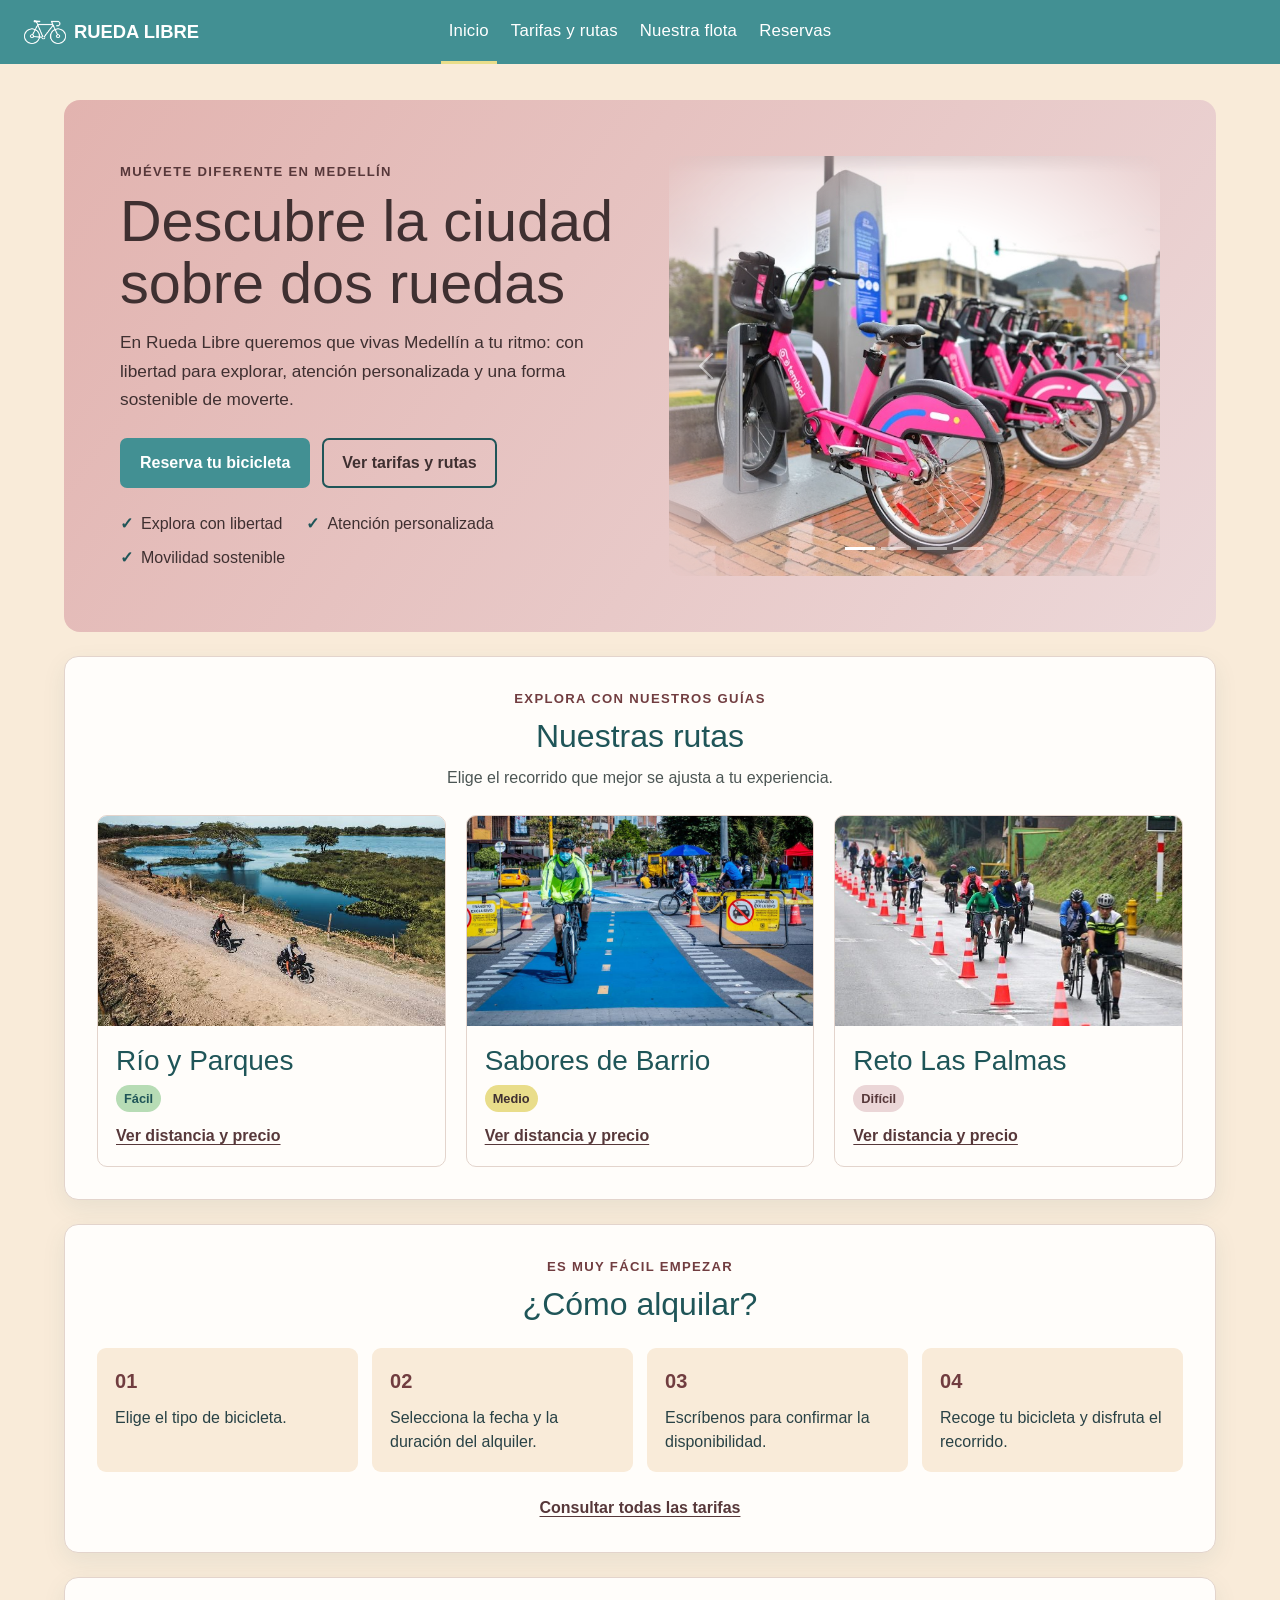
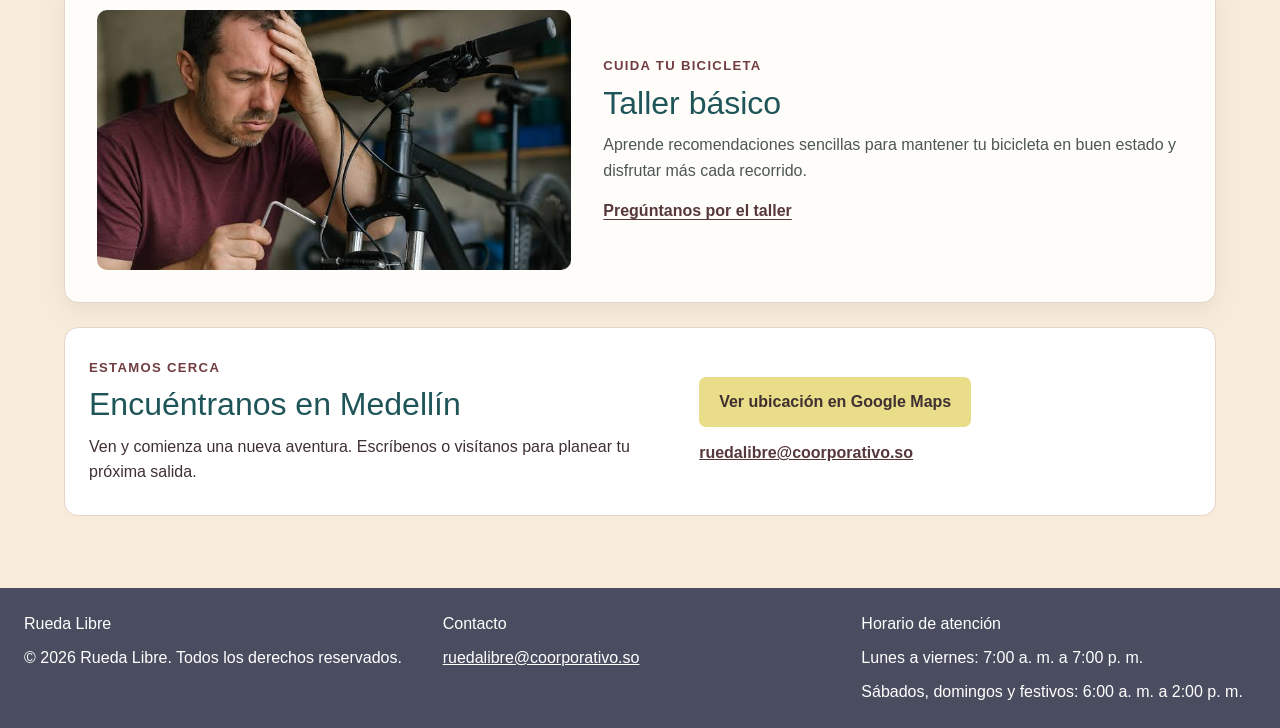
<file: index.html>
<!DOCTYPE html>
<html lang="es">

<head>
    <meta charset="UTF-8">
    <meta name="viewport" content="width=device-width, initial-scale=1.0">

    <meta name="description" content="Alquiler de bicicletas, recorridos guiados y taller básico en Medellín.">
    <link href="https://cdn.jsdelivr.net/npm/bootstrap@5.3.3/dist/css/bootstrap.min.css" rel="stylesheet"
        integrity="sha384-QWTKZyjpPEjISv5WaRU9OFeRpok6YctnYmDr5pNlyT2bRjXh0JMhjY6hW+ALEwIH" crossorigin="anonymous">
    <title>Rueda Libre | Inicio </title>
    <link rel="icon" type="image/png" href="img/icon.png">
    <link rel="stylesheet" href="css/estilos.css">
</head>

<body>

    <header class="head navbar navbar-expand-lg" data-bs-theme="dark">
        <div class="container-fluid px-0">
            <a class="head-marca navbar-brand" href="index.html">
                <img src="img/logo.png" alt="Logo de Rueda Libre" width="90">
                <span>RUEDA LIBRE</span>
            </a>
            <button class="navbar-toggler" type="button" data-bs-toggle="collapse" data-bs-target="#mainNavbar"
                aria-controls="mainNavbar" aria-expanded="false" aria-label="Mostrar u ocultar navegación">
                <span class="navbar-toggler-icon"></span>
            </button>
            <div class="collapse navbar-collapse" id="mainNavbar">
                <nav aria-label="Navegación principal">
                    <ul class="navbar-nav ms-lg-auto">
                        <li class="nav-item"><a class="nav-link" href="index.html" aria-current="page">Inicio</a></li>
                        <li class="nav-item"><a class="nav-link" href="paginas/tarifas.html">Tarifas y rutas</a></li>
                        <li class="nav-item"><a class="nav-link" href="paginas/nuestra-flota.html">Nuestra flota</a></li>
                        <li class="nav-item"><a class="nav-link" href="paginas/reservas.html">Reservas</a></li>
                    </ul>
                </nav>
            </div>
        </div>
    </header>

    <main class="inicio-main">
        <section class="inicio-hero" id="quienes-somos" aria-labelledby="inicio-titulo">
            <div class="inicio-hero-content">
                <p class="inicio-eyebrow">Muévete diferente en Medellín</p>
                <h2 id="inicio-titulo">Descubre la ciudad sobre dos ruedas</h2>
                <p>En Rueda Libre queremos que vivas Medellín a tu ritmo: con libertad para explorar, atención
                    personalizada y una forma sostenible de moverte.</p>
                <div class="inicio-actions">
                    <a class="inicio-button inicio-button-primary" href="paginas/reservas.html">Reserva tu bicicleta</a>
                    <a class="inicio-button inicio-button-secondary" href="paginas/tarifas.html">Ver tarifas y rutas</a>
                </div>
                <ul class="inicio-benefits">
                    <li>Explora con libertad</li>
                    <li>Atención personalizada</li>
                    <li>Movilidad sostenible</li>
                </ul>
            </div>
            <div id="inicioCarousel" class="carousel slide inicio-hero-carousel" data-bs-ride="carousel"
                data-bs-interval="2500" aria-label="Galería de bicicletas">
                <div class="carousel-indicators">
                    <button type="button" data-bs-target="#inicioCarousel" data-bs-slide-to="0" class="active"
                        aria-current="true" aria-label="Imagen 1"></button>
                    <button type="button" data-bs-target="#inicioCarousel" data-bs-slide-to="1"
                        aria-label="Imagen 2"></button>
                    <button type="button" data-bs-target="#inicioCarousel" data-bs-slide-to="2"
                        aria-label="Imagen 3"></button>
                    <button type="button" data-bs-target="#inicioCarousel" data-bs-slide-to="3"
                        aria-label="Imagen 4"></button>
                </div>
                <div class="carousel-inner">
                    <div class="carousel-item active">
                        <img src="img/img1.png" alt="Bicicletas listas para recorrer la ciudad">
                    </div>
                    <div class="carousel-item">
                        <img src="img/img14.png" alt="Bicicletas de alquiler en una calle de la ciudad">
                    </div>
                    <div class="carousel-item">
                        <img src="img/img15.png" alt="Bicicletas junto a un paisaje urbano">
                    </div>
                    <div class="carousel-item">
                        <img src="img/img16.png" alt="Flota de bicicletas disponibles para alquiler">
                    </div>
                </div>
                <button class="carousel-control-prev" type="button" data-bs-target="#inicioCarousel"
                    data-bs-slide="prev" aria-label="Imagen anterior">
                    <span class="carousel-control-prev-icon" aria-hidden="true"></span>
                </button>
                <button class="carousel-control-next" type="button" data-bs-target="#inicioCarousel"
                    data-bs-slide="next" aria-label="Imagen siguiente">
                    <span class="carousel-control-next-icon" aria-hidden="true"></span>
                </button>
            </div>
        </section>

        <section class="inicio-section tarifas-rutas" aria-labelledby="rutas-titulo">
            <div class="inicio-section-heading">
                <p class="inicio-eyebrow">Explora con nuestros guías</p>
                <h2 id="rutas-titulo">Nuestras rutas</h2>
                <p>Elige el recorrido que mejor se ajusta a tu experiencia.</p>
            </div>
            <div class="tarifas-rutas-grid">
                <article class="ruta-card">
                    <img src="img/img11.png" alt="Ciclista por una ciclorruta urbana con carril segregado"
                        loading="lazy">
                    <div>
                        <h3>Río y Parques</h3>
                        <p><span class="nivel-badge nivel-facil">Fácil</span></p>
                        <a href="paginas/tarifas.html#rio-parques">Ver distancia y precio</a>
                    </div>
                </article>
                <article class="ruta-card">
                    <img src="img/img12.png" alt="Ciclistas en una ruta rural junto al agua" loading="lazy">
                    <div>
                        <h3>Sabores de Barrio</h3>
                        <p><span class="nivel-badge nivel-medio">Medio</span></p>
                        <a href="paginas/tarifas.html#sabores-barrio">Ver distancia y precio</a>
                    </div>
                </article>
                <article class="ruta-card">
                    <img src="img/img13.png" alt="Grupo de ciclistas subiendo una carretera de montaña" loading="lazy">
                    <div>
                        <h3>Reto Las Palmas</h3>
                        <p><span class="nivel-badge nivel-dificil">Difícil</span></p>
                        <a href="paginas/tarifas.html#reto-palmas">Ver distancia y precio</a>
                    </div>
                </article>
            </div>
        </section>

        <section class="inicio-section inicio-howto" id="como-alquilar" aria-labelledby="como-alquilar-titulo">
            <div class="inicio-section-heading">
                <p class="inicio-eyebrow">Es muy fácil empezar</p>
                <h2 id="como-alquilar-titulo">¿Cómo alquilar?</h2>
            </div>
            <ol class="inicio-steps">
                <li>Elige el tipo de bicicleta.</li>
                <li>Selecciona la fecha y la duración del alquiler.</li>
                <li>Escríbenos para confirmar la disponibilidad.</li>
                <li>Recoge tu bicicleta y disfruta el recorrido.</li>
            </ol>
            <a class="inicio-text-link" href="paginas/tarifas.html">Consultar todas las tarifas</a>
        </section>

        <section class="inicio-section taller-section" aria-labelledby="taller-titulo">
            <img src="img/img3.png" alt="Mantenimiento básico de una bicicleta" loading="lazy">
            <div class="taller-content">
                <p class="inicio-eyebrow">Cuida tu bicicleta</p>
                <h2 id="taller-titulo">Taller básico</h2>
                <p>Aprende recomendaciones sencillas para mantener tu bicicleta en buen estado y disfrutar más cada
                    recorrido.</p>
                <a href="mailto:ruedalibre@coorporativo.so">Pregúntanos por el taller</a>
            </div>
        </section>

        <section class="inicio-contact" id="aqui" aria-labelledby="encuentranos-titulo">
            <div>
                <p class="inicio-eyebrow">Estamos cerca</p>
                <h2 id="encuentranos-titulo">Encuéntranos en Medellín</h2>
                <p>Ven y comienza una nueva aventura. Escríbenos o visítanos para planear tu próxima salida.</p>
            </div>
            <div class="inicio-contact-actions">
                <a class="inicio-button inicio-button-light" href="https://maps.app.goo.gl/MTgv7HUEDnX6ExJ96">Ver
                    ubicación en Google Maps</a>
                <a class="inicio-contact-email" href="mailto:ruedalibre@coorporativo.so">
                    ruedalibre@coorporativo.so
                </a>
            </div>
        </section>
    </main>


    <footer>
        <div class="footer-marca">
            <p>Rueda Libre</p>
            <p>&copy; 2026 Rueda Libre. Todos los derechos reservados.</p>
        </div>

        <div class="footer-contacto">
            <p>Contacto</p>
            <p>
                <a href="mailto:ruedalibre@coorporativo.so">
                    ruedalibre@coorporativo.so
                </a>
            </p>
        </div>

        <div class="footer-horario">
            <p>Horario de atención</p>
            <p>Lunes a viernes: 7:00 a. m. a 7:00 p. m.</p>
            <p>Sábados, domingos y festivos: 6:00 a. m. a 2:00 p. m.</p>
        </div>
    </footer>


    <script src="https://cdn.jsdelivr.net/npm/bootstrap@5.3.3/dist/js/bootstrap.bundle.min.js"
        integrity="sha384-YvpcrYf0tY3lHB60NNkmXc5s9fDVZLESaAA55NDzOxhy9GkcIdslK1eN7N6jIeHz"
        crossorigin="anonymous"></script>
</body>

</html>
</file>
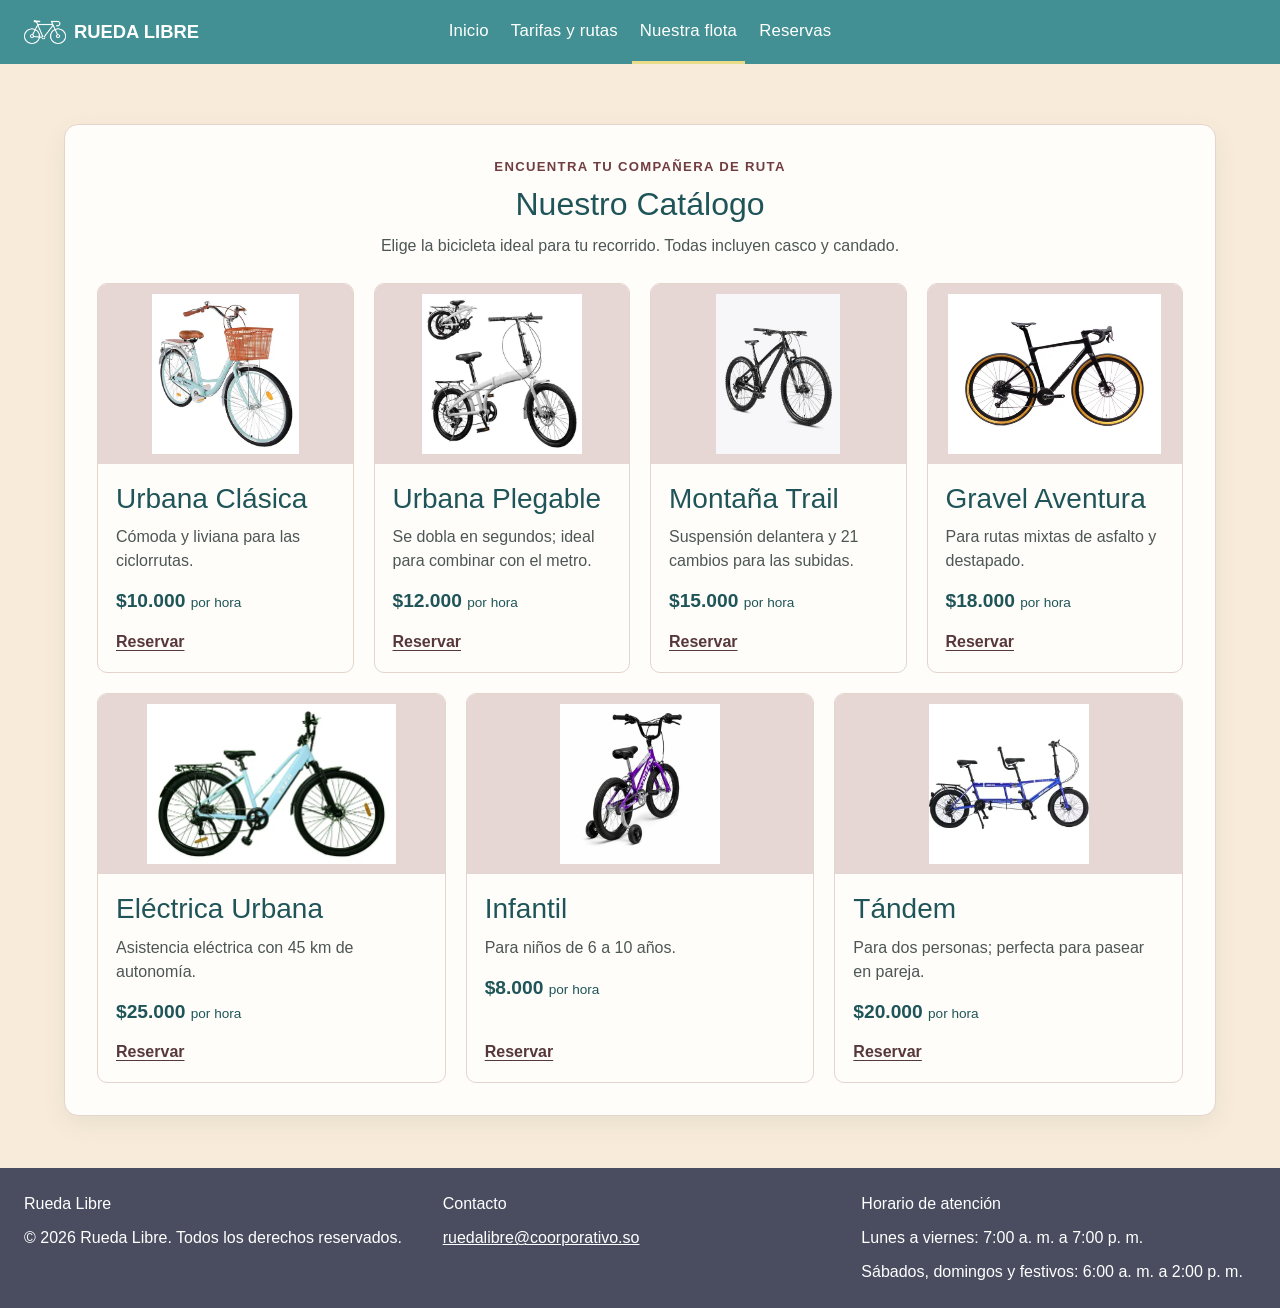
<file: paginas/nuestra-flota.html>
<!DOCTYPE html>
<html lang="es">

<head>
    <meta charset="UTF-8">
    <meta name="viewport" content="width=device-width, initial-scale=1.0">
    <meta name="description" content="Conoce las bicicletas disponibles para alquiler en Rueda Libre.">

    <link href="https://cdn.jsdelivr.net/npm/bootstrap@5.3.3/dist/css/bootstrap.min.css" rel="stylesheet"
        integrity="sha384-QWTKZyjpPEjISv5WaRU9OFeRpok6YctnYmDr5pNlyT2bRjXh0JMhjY6hW+ALEwIH" crossorigin="anonymous">
    <title>Nuestra flota | Rueda Libre</title>
    <link rel="icon" type="image/png" href="../img/icon.png">
    <link rel="stylesheet" href="../css/estilos.css">
</head>

<body>

    <header class="head navbar navbar-expand-lg" data-bs-theme="dark">
        <div class="container-fluid px-0">
            <a class="head-marca navbar-brand" href="../index.html">
                <img src="../img/logo.png" alt="Logo de Rueda Libre" width="90">
                <span>RUEDA LIBRE</span>
            </a>
            <button class="navbar-toggler" type="button" data-bs-toggle="collapse" data-bs-target="#mainNavbar"
                aria-controls="mainNavbar" aria-expanded="false" aria-label="Mostrar u ocultar navegación">
                <span class="navbar-toggler-icon"></span>
            </button>
            <div class="collapse navbar-collapse" id="mainNavbar">
                <nav aria-label="Navegación principal">
                    <ul class="navbar-nav ms-lg-auto">
                        <li class="nav-item"><a class="nav-link" href="../index.html">Inicio</a></li>
                        <li class="nav-item"><a class="nav-link" href="tarifas.html">Tarifas y rutas</a></li>
                        <li class="nav-item"><a class="nav-link" href="nuestra-flota.html" aria-current="page">Nuestra flota</a></li>
                        <li class="nav-item"><a class="nav-link" href="reservas.html">Reservas</a></li>
                    </ul>
                </nav>
            </div>
        </div>
    </header>

    <main class="inicio-main">
        <section class="inicio-section" id="flota" aria-labelledby="flota-titulo">
            <div class="inicio-section-heading">
                <p class="inicio-eyebrow">Encuentra tu compañera de ruta</p>
                <h2 id="flota-titulo">Nuestro Catálogo</h2>
                <p>Elige la bicicleta ideal para tu recorrido. Todas incluyen casco y candado.</p>
            </div>
            <div class="flota-grid">
                <article class="flota-card">
                    <img src="../img/img4.png" alt="Bicicletas disponibles para alquiler" loading="lazy">
                    <div class="flota-card-content">
                        <h3>Urbana Clásica</h3>
                        <p>Cómoda y liviana para las ciclorrutas.</p>
                        <p class="flota-precio">$10.000 <span>por hora</span></p>
                        <a href="reservas.html">Reservar</a>
                    </div>
                </article>
                <article class="flota-card">
                    <img src="../img/img5.png" alt="Bicicletas disponibles para alquiler" loading="lazy">
                    <div class="flota-card-content">
                        <h3>Urbana Plegable</h3>
                        <p>Se dobla en segundos; ideal para combinar con el metro.</p>
                        <p class="flota-precio">$12.000 <span>por hora</span></p>
                        <a href="reservas.html">Reservar</a>
                    </div>
                </article>
                <article class="flota-card">
                    <img src="../img/img6.png" alt="Bicicletas recorriendo una ruta" loading="lazy">
                    <div class="flota-card-content">
                        <h3>Montaña Trail</h3>
                        <p>Suspensión delantera y 21 cambios para las subidas.</p>
                        <p class="flota-precio">$15.000 <span>por hora</span></p>
                        <a href="reservas.html">Reservar</a>
                    </div>
                </article>
                <article class="flota-card">
                    <img src="../img/img7.png" alt="Bicicletas recorriendo una ruta" loading="lazy">
                    <div class="flota-card-content">
                        <h3>Gravel Aventura</h3>
                        <p>Para rutas mixtas de asfalto y destapado.</p>
                        <p class="flota-precio">$18.000 <span>por hora</span></p>
                        <a href="reservas.html">Reservar</a>
                    </div>
                </article>
                <article class="flota-card">
                    <img src="../img/img8.png" alt="Bicicletas disponibles para alquiler" loading="lazy">
                    <div class="flota-card-content">
                        <h3>Eléctrica Urbana</h3>
                        <p>Asistencia eléctrica con 45 km de autonomía.</p>
                        <p class="flota-precio">$25.000 <span>por hora</span></p>
                        <a href="reservas.html">Reservar</a>
                    </div>
                </article>
                <article class="flota-card">
                    <img src="../img/img9.png" alt="Bicicletas disponibles para alquiler" loading="lazy">
                    <div class="flota-card-content">
                        <h3>Infantil</h3>
                        <p>Para niños de 6 a 10 años.</p>
                        <p class="flota-precio">$8.000 <span>por hora</span></p>
                        <a href="reservas.html">Reservar</a>
                    </div>
                </article>
                <article class="flota-card">
                    <img src="../img/img10.png" alt="Bicicletas disponibles para alquiler" loading="lazy">
                    <div class="flota-card-content">
                        <h3>Tándem</h3>
                        <p>Para dos personas; perfecta para pasear en pareja.</p>
                        <p class="flota-precio">$20.000 <span>por hora</span></p>
                        <a href="reservas.html">Reservar</a>
                    </div>
                </article>
            </div>
        </section>
    </main>

    <footer>
        <div class="footer-marca">
            <p>Rueda Libre</p>
            <p>&copy; 2026 Rueda Libre. Todos los derechos reservados.</p>
        </div>

        <div class="footer-contacto">
            <p>Contacto</p>
            <p>
                <a href="mailto:ruedalibre@coorporativo.so">
                    ruedalibre@coorporativo.so
                </a>
            </p>
        </div>

        <div class="footer-horario">
            <p>Horario de atención</p>
            <p>Lunes a viernes: 7:00 a. m. a 7:00 p. m.</p>
            <p>Sábados, domingos y festivos: 6:00 a. m. a 2:00 p. m.</p>
        </div>
    </footer>

    <script src="https://cdn.jsdelivr.net/npm/bootstrap@5.3.3/dist/js/bootstrap.bundle.min.js"
        integrity="sha384-YvpcrYf0tY3lHB60NNkmXc5s9fDVZLESaAA55NDzOxhy9GkcIdslK1eN7N6jIeHz"
        crossorigin="anonymous"></script>
</body>

</html>
</file>
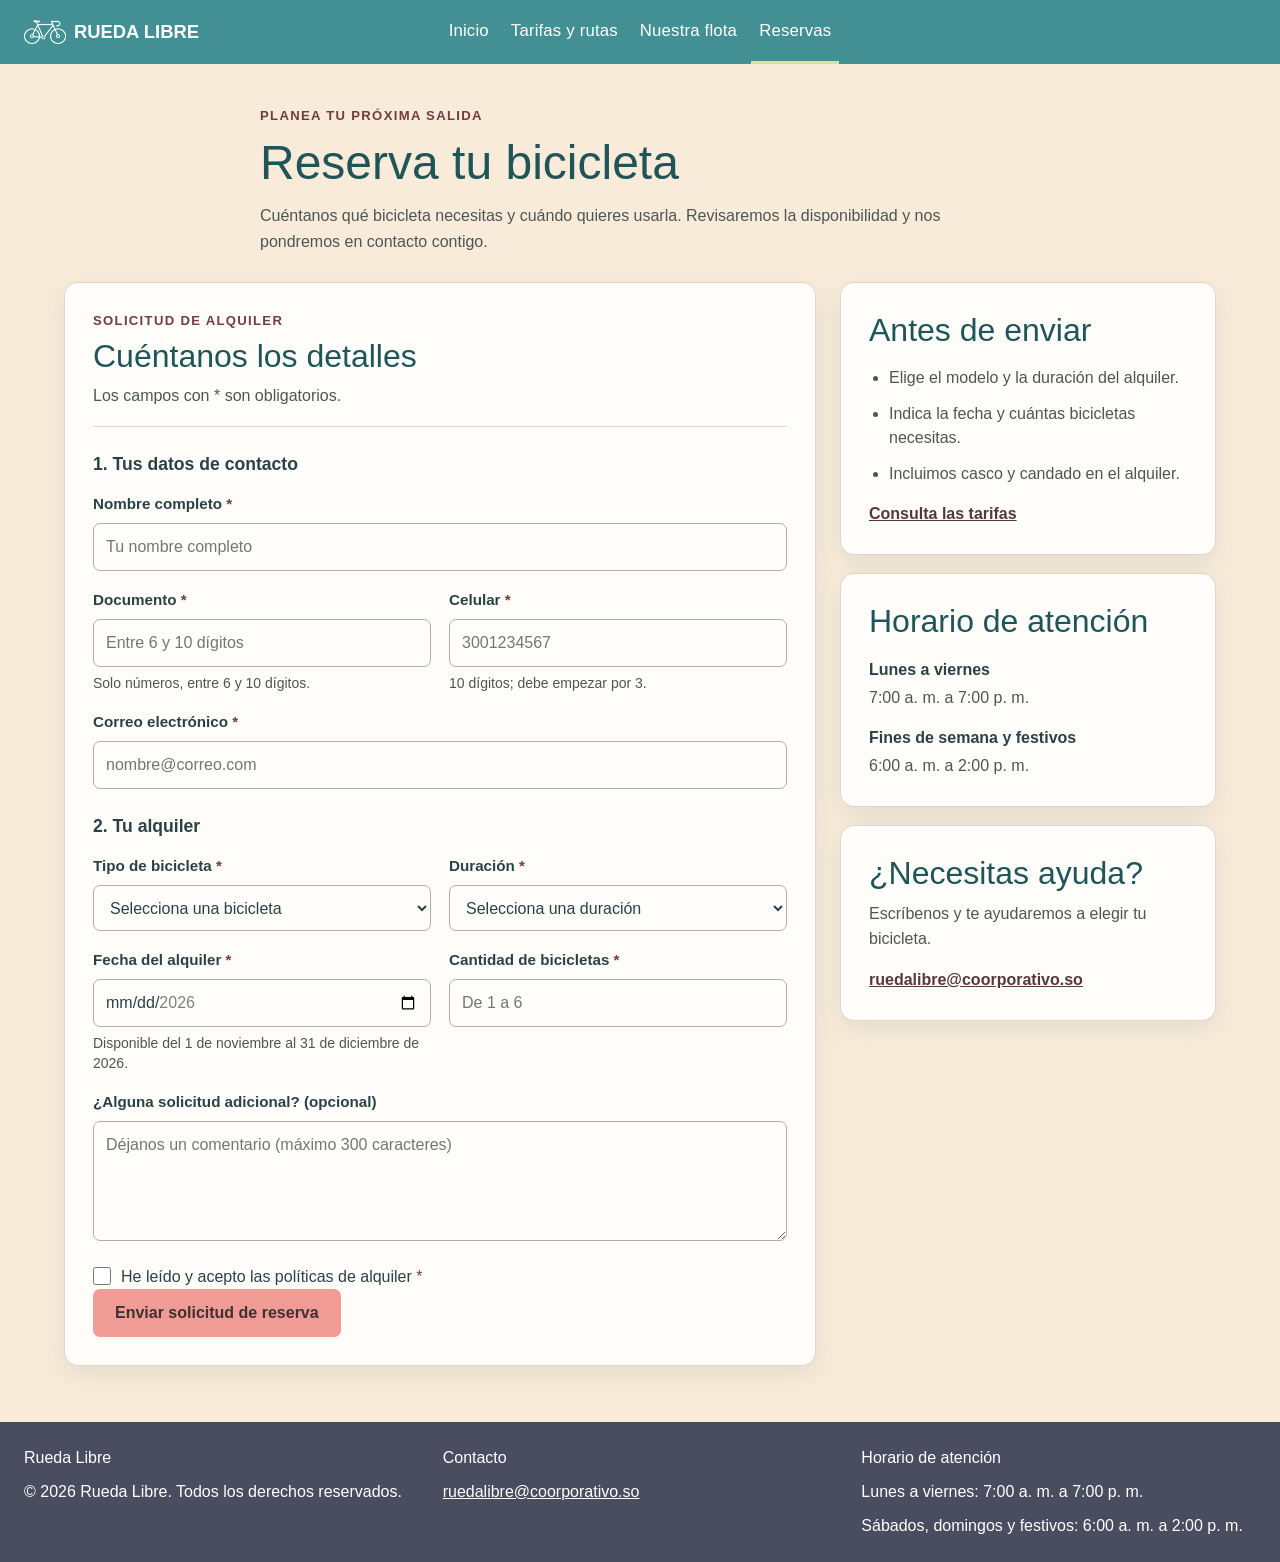
<file: paginas/reservas.html>
<!DOCTYPE html>
<html lang="es">


<head>
    <meta charset="UTF-8">
    <meta name="viewport" content="width=device-width, initial-scale=1.0">

    <meta name="description"
        content="Reserva tu bicicleta con Rueda Libre. Consulta nuestros datos de contacto y horarios de atención.">

    <link href="https://cdn.jsdelivr.net/npm/bootstrap@5.3.3/dist/css/bootstrap.min.css" rel="stylesheet"
        integrity="sha384-QWTKZyjpPEjISv5WaRU9OFeRpok6YctnYmDr5pNlyT2bRjXh0JMhjY6hW+ALEwIH" crossorigin="anonymous">
    <title>Reservas | Rueda Libre</title>
    <link rel="icon" type="image/png" href="../img/icon.png">
    <link rel="stylesheet" href="../css/estilos.css">
</head>

<body>

    <header class="head navbar navbar-expand-lg" data-bs-theme="dark">
        <div class="container-fluid px-0">
            <a class="head-marca navbar-brand" href="../index.html">
                <img src="../img/logo.png" alt="Logo de Rueda Libre" width="90">
                <span>RUEDA LIBRE</span>
            </a>
            <button class="navbar-toggler" type="button" data-bs-toggle="collapse" data-bs-target="#mainNavbar"
                aria-controls="mainNavbar" aria-expanded="false" aria-label="Mostrar u ocultar navegación">
                <span class="navbar-toggler-icon"></span>
            </button>
            <div class="collapse navbar-collapse" id="mainNavbar">
                <nav aria-label="Navegación principal">
                    <ul class="navbar-nav ms-lg-auto">
                        <li class="nav-item"><a class="nav-link" href="../index.html">Inicio</a></li>
                        <li class="nav-item"><a class="nav-link" href="tarifas.html">Tarifas y rutas</a></li>
                        <li class="nav-item"><a class="nav-link" href="nuestra-flota.html">Nuestra flota</a></li>
                        <li class="nav-item"><a class="nav-link" href="reservas.html" aria-current="page">Reservas</a></li>
                    </ul>
                </nav>
            </div>
        </div>
    </header>

    <main class="reservas-main">
        <div class="reservas-heading">
            <p class="reservas-eyebrow">Planea tu próxima salida</p>
            <h1>Reserva tu bicicleta</h1>
            <p>Cuéntanos qué bicicleta necesitas y cuándo quieres usarla. Revisaremos la disponibilidad y nos pondremos
                en contacto contigo.</p>
        </div>

        <div class="reservas-layout">
            <section class="reserva-card" aria-labelledby="reserva-titulo">
                <div class="reserva-card-heading">
                    <p class="reservas-eyebrow">Solicitud de alquiler</p>
                    <h2 id="reserva-titulo">Cuéntanos los detalles</h2>
                    <p class="reserva-intro">Los campos con * son obligatorios.</p>
                </div>
                <form class="reserva-form">
                    <fieldset>
                        <legend>1. Tus datos de contacto</legend>
                        <div class="reserva-fields">
                            <div class="reserva-field reserva-field-full">
                                <label for="nombre">Nombre completo <span aria-hidden="true">*</span></label>
                                <input type="text" id="nombre" name="nombre" autocomplete="name"
                                    placeholder="Tu nombre completo" pattern="[A-Za-zÁÉÍÓÚáéíóúÑñ\s]+" minlength="3"
                                    required>
                            </div>

                            <div class="reserva-field">
                                <label for="documento">Documento <span aria-hidden="true">*</span></label>
                                <input type="text" id="documento" name="documento" inputmode="numeric"
                                    autocomplete="off" pattern="[0-9]{6,10}" maxlength="10"
                                    placeholder="Entre 6 y 10 dígitos" aria-describedby="documento-ayuda" required>
                                <small id="documento-ayuda">Solo números, entre 6 y 10 dígitos.</small>
                            </div>

                            <div class="reserva-field">
                                <label for="celular">Celular <span aria-hidden="true">*</span></label>
                                <input type="tel" id="celular" name="celular" autocomplete="tel" inputmode="numeric"
                                    pattern="3[0-9]{9}" minlength="10" maxlength="10" placeholder="3001234567"
                                    aria-describedby="celular-ayuda" required>
                                <small id="celular-ayuda">10 dígitos; debe empezar por 3.</small>
                            </div>

                            <div class="reserva-field reserva-field-full">
                                <label for="correo">Correo electrónico <span aria-hidden="true">*</span></label>
                                <input type="email" id="correo" name="correo" autocomplete="email"
                                    placeholder="nombre@correo.com" required>
                            </div>
                        </div>
                    </fieldset>

                    <fieldset>
                        <legend>2. Tu alquiler</legend>
                        <div class="reserva-fields">
                            <div class="reserva-field">
                                <label for="bicicleta">Tipo de bicicleta <span aria-hidden="true">*</span></label>
                                <select id="bicicleta" name="bicicleta" required>
                                    <option value="" selected disabled>Selecciona una bicicleta</option>
                                    <option value="urbana-clasica">Urbana Clásica</option>
                                    <option value="urbana-plegable">Urbana Plegable</option>
                                    <option value="montana-trail">Montaña Trail</option>
                                    <option value="gravel-aventura">Gravel Aventura</option>
                                    <option value="electrica-urbana">Eléctrica Urbana</option>
                                    <option value="infantil">Infantil</option>
                                    <option value="tandem">Tándem</option>
                                </select>
                            </div>

                            <div class="reserva-field">
                                <label for="plan">Duración <span aria-hidden="true">*</span></label>
                                <select id="plan" name="plan" required>
                                    <option value="" selected disabled>Selecciona una duración</option>
                                    <option value="hora">1 hora</option>
                                    <option value="medio-dia">Medio día (4 horas)</option>
                                    <option value="dia-completo">Día completo</option>
                                </select>
                            </div>

                            <div class="reserva-field">
                                <label for="fecha">Fecha del alquiler <span aria-hidden="true">*</span></label>
                                <input type="date" id="fecha" name="fecha" min="2026-11-01" max="2026-12-31"
                                    aria-describedby="fecha-ayuda" required>
                                <small id="fecha-ayuda">Disponible del 1 de noviembre al 31 de diciembre de 2026.</small>
                            </div>

                            <div class="reserva-field">
                                <label for="cantidad">Cantidad de bicicletas <span aria-hidden="true">*</span></label>
                                <input type="number" id="cantidad" name="cantidad" min="1" max="6" step="1"
                                    placeholder="De 1 a 6" required>
                            </div>

                            <div class="reserva-field reserva-field-full">
                                <label for="comentario">¿Alguna solicitud adicional? (opcional)</label>
                                <textarea id="comentario" name="comentario" rows="4" maxlength="300"
                                    placeholder="Déjanos un comentario (máximo 300 caracteres)"></textarea>
                            </div>
                        </div>
                    </fieldset>

                    <div class="reserva-consent">
                        <input type="checkbox" id="politicas" name="politicas" required>
                        <label for="politicas">He leído y acepto las políticas de alquiler <span
                                aria-hidden="true">*</span></label>
                    </div>

                    <button type="submit">Enviar solicitud de reserva</button>
                </form>
            </section>

            <aside class="reservas-info" aria-label="Información para tu reserva">
                <section class="reserva-info-card" aria-labelledby="reserva-ayuda-titulo">
                    <h2 id="reserva-ayuda-titulo">Antes de enviar</h2>
                    <ul class="reserva-checklist">
                        <li>Elige el modelo y la duración del alquiler.</li>
                        <li>Indica la fecha y cuántas bicicletas necesitas.</li>
                        <li>Incluimos casco y candado en el alquiler.</li>
                    </ul>
                    <a href="tarifas.html">Consulta las tarifas</a>
                </section>

                <section class="reserva-info-card" aria-labelledby="horario-titulo">
                    <h2 id="horario-titulo">Horario de atención</h2>
                    <dl>
                        <div>
                            <dt>Lunes a viernes</dt>
                            <dd>7:00 a. m. a 7:00 p. m.</dd>
                        </div>
                        <div>
                            <dt>Fines de semana y festivos</dt>
                            <dd>6:00 a. m. a 2:00 p. m.</dd>
                        </div>
                    </dl>
                </section>

                <section class="reserva-info-card" aria-labelledby="contacto-titulo">
                    <h2 id="contacto-titulo">¿Necesitas ayuda?</h2>
                    <p>Escríbenos y te ayudaremos a elegir tu bicicleta.</p>
                    <a href="mailto:ruedalibre@coorporativo.so">ruedalibre@coorporativo.so</a>
                </section>
            </aside>
        </div>
    </main>

    <footer>
        <div class="footer-marca">
            <p>Rueda Libre</p>
            <p>&copy; 2026 Rueda Libre. Todos los derechos reservados.</p>
        </div>

        <div class="footer-contacto">
            <p>Contacto</p>
            <p>
                <a href="mailto:ruedalibre@coorporativo.so">
                    ruedalibre@coorporativo.so
                </a>
            </p>
        </div>

        <div class="footer-horario">
            <p>Horario de atención</p>
            <p>Lunes a viernes: 7:00 a. m. a 7:00 p. m.</p>
            <p>Sábados, domingos y festivos: 6:00 a. m. a 2:00 p. m.</p>
        </div>
    </footer>
    <script src="https://cdn.jsdelivr.net/npm/bootstrap@5.3.3/dist/js/bootstrap.bundle.min.js"
        integrity="sha384-YvpcrYf0tY3lHB60NNkmXc5s9fDVZLESaAA55NDzOxhy9GkcIdslK1eN7N6jIeHz"
        crossorigin="anonymous"></script>
</body>

</html>
</file>
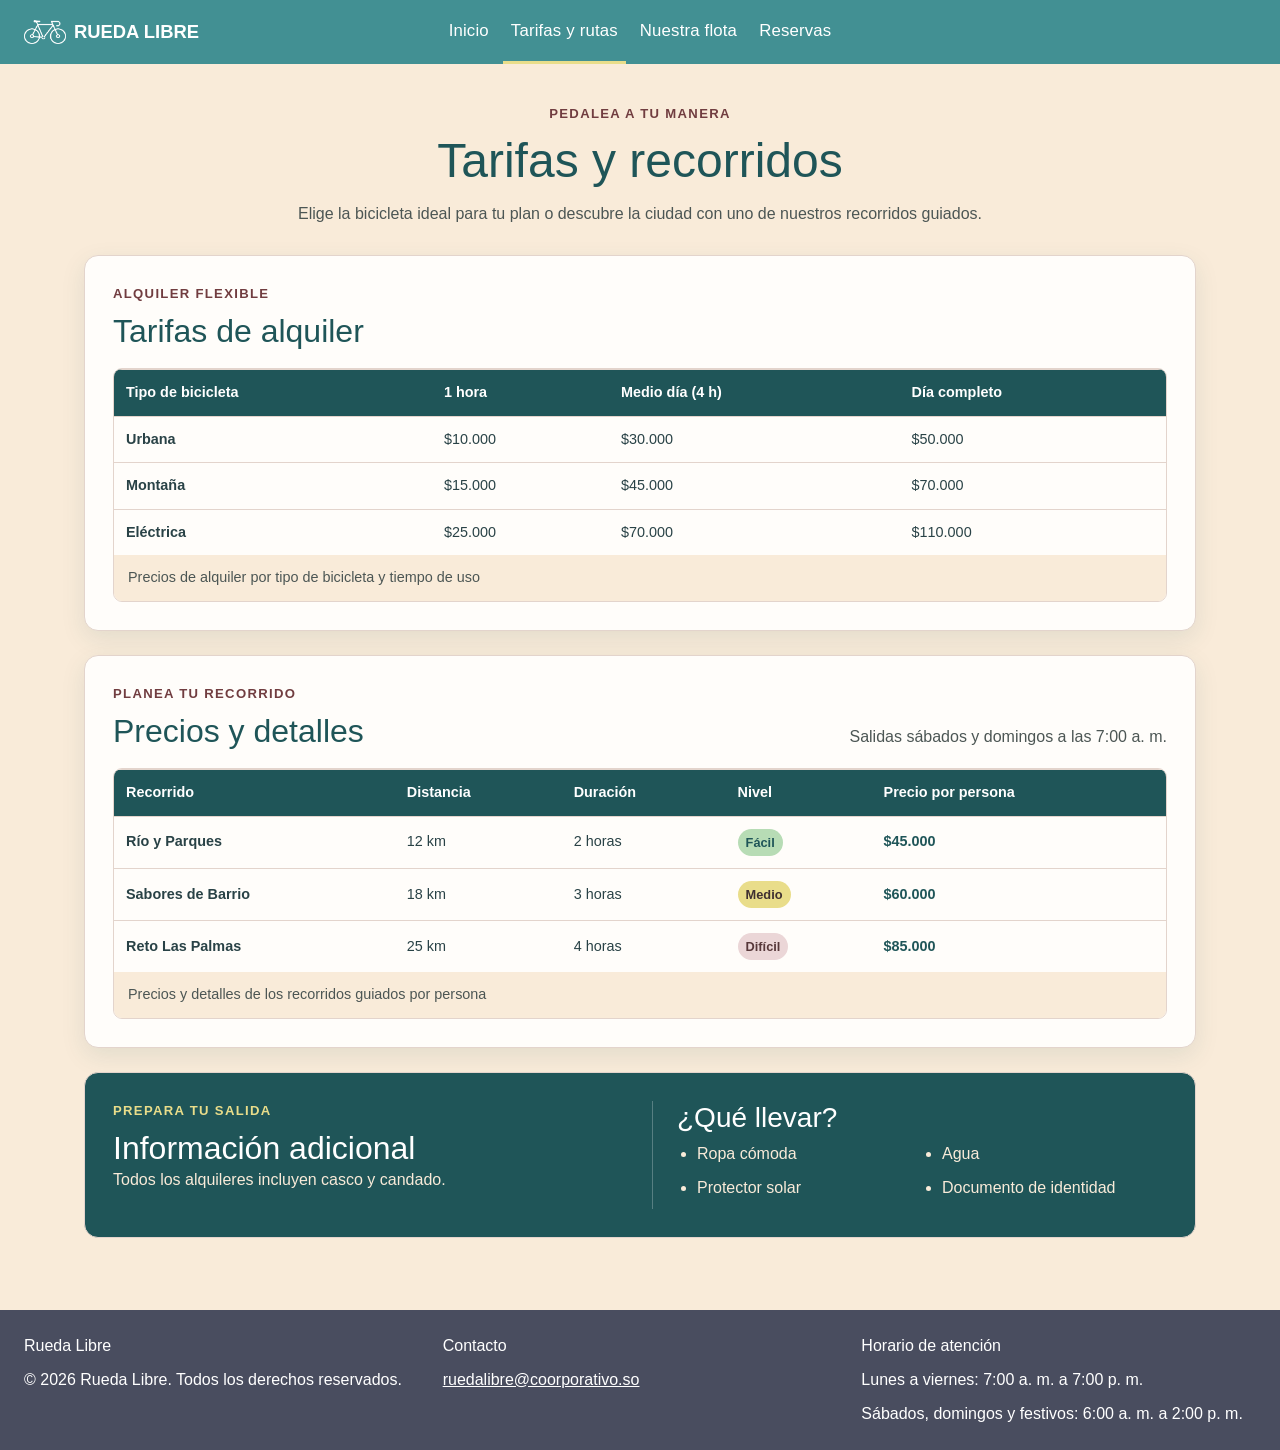
<file: paginas/tarifas.html>
<!DOCTYPE html>
<html lang="es">

<head>
    <meta charset="UTF-8">
    <meta name="viewport" content="width=device-width, initial-scale=1.0">
    <meta name="description"
        content="Consulta las tarifas de alquiler de bicicletas y los precios de los recorridos guiados de Rueda Libre.">

    <link href="https://cdn.jsdelivr.net/npm/bootstrap@5.3.3/dist/css/bootstrap.min.css" rel="stylesheet"
        integrity="sha384-QWTKZyjpPEjISv5WaRU9OFeRpok6YctnYmDr5pNlyT2bRjXh0JMhjY6hW+ALEwIH" crossorigin="anonymous">
    <title>Tarifas | Rueda Libre</title>
    <link rel="icon" type="image/png" href="../img/icon.png">
    <link rel="stylesheet" href="../css/estilos.css">
</head>

<body>

    <header class="head navbar navbar-expand-lg" data-bs-theme="dark">
        <div class="container-fluid px-0">
            <a class="head-marca navbar-brand" href="../index.html">
                <img src="../img/logo.png" alt="Logo de Rueda Libre" width="90">
                <span>RUEDA LIBRE</span>
            </a>
            <button class="navbar-toggler" type="button" data-bs-toggle="collapse" data-bs-target="#mainNavbar"
                aria-controls="mainNavbar" aria-expanded="false" aria-label="Mostrar u ocultar navegación">
                <span class="navbar-toggler-icon"></span>
            </button>
            <div class="collapse navbar-collapse" id="mainNavbar">
                <nav aria-label="Navegación principal">
                    <ul class="navbar-nav ms-lg-auto">
                        <li class="nav-item"><a class="nav-link" href="../index.html">Inicio</a></li>
                        <li class="nav-item"><a class="nav-link" href="tarifas.html" aria-current="page">Tarifas y rutas</a></li>
                        <li class="nav-item"><a class="nav-link" href="nuestra-flota.html">Nuestra flota</a></li>
                        <li class="nav-item"><a class="nav-link" href="reservas.html">Reservas</a></li>
                    </ul>
                </nav>
            </div>
        </div>
    </header>

    <main class="tarifas-main">
        <div class="tarifas-heading">
            <p class="tarifas-eyebrow">Pedalea a tu manera</p>
            <h1>Tarifas y recorridos</h1>
            <p>Elige la bicicleta ideal para tu plan o descubre la ciudad con uno de nuestros recorridos guiados.</p>
        </div>

        <section class="tarifas-card" aria-labelledby="alquiler-titulo">
            <div class="tarifas-section-heading">
                <div>
                    <p class="tarifas-eyebrow">Alquiler flexible</p>
                    <h2 id="alquiler-titulo">Tarifas de alquiler</h2>
                </div>
            </div>
            <div class="tarifas-table-wrap" role="region" aria-label="Tabla de tarifas de alquiler desplazable horizontalmente" tabindex="0">
                <table class="tarifas-table">
                    <caption>Precios de alquiler por tipo de bicicleta y tiempo de uso</caption>
                    <thead>
                        <tr>
                            <th scope="col">Tipo de bicicleta</th>
                            <th scope="col">1 hora</th>
                            <th scope="col">Medio día (4 h)</th>
                            <th scope="col">Día completo</th>
                        </tr>
                    </thead>
                    <tbody>
                        <tr>
                            <th scope="row">Urbana</th>
                            <td data-label="1 hora">$10.000</td>
                            <td data-label="Medio día (4 h)">$30.000</td>
                            <td data-label="Día completo">$50.000</td>
                        </tr>
                        <tr>
                            <th scope="row">Montaña</th>
                            <td data-label="1 hora">$15.000</td>
                            <td data-label="Medio día (4 h)">$45.000</td>
                            <td data-label="Día completo">$70.000</td>
                        </tr>
                        <tr>
                            <th scope="row">Eléctrica</th>
                            <td data-label="1 hora">$25.000</td>
                            <td data-label="Medio día (4 h)">$70.000</td>
                            <td data-label="Día completo">$110.000</td>
                        </tr>
                    </tbody>
                </table>
            </div>
        </section>

        <section class="tarifas-card" aria-labelledby="recorridos-titulo">
            <div class="tarifas-section-heading">
                <div>
                    <p class="tarifas-eyebrow">Planea tu recorrido</p>
                    <h2 id="recorridos-titulo">Precios y detalles</h2>
                </div>
                <p>Salidas sábados y domingos a las 7:00 a. m.</p>
            </div>
            <div class="tarifas-table-wrap" role="region" aria-label="Tabla de recorridos desplazable horizontalmente" tabindex="0">
                <table class="tarifas-table tarifas-table-recorridos">
                    <caption>Precios y detalles de los recorridos guiados por persona</caption>
                    <thead>
                        <tr>
                            <th scope="col">Recorrido</th>
                            <th scope="col">Distancia</th>
                            <th scope="col">Duración</th>
                            <th scope="col">Nivel</th>
                            <th scope="col">Precio por persona</th>
                        </tr>
                    </thead>
                    <tbody>
                        <tr id="rio-parques">
                            <th scope="row">Río y Parques</th>
                            <td data-label="Distancia">12 km</td>
                            <td data-label="Duración">2 horas</td>
                            <td data-label="Nivel"><span class="nivel-badge nivel-facil">Fácil</span></td>
                            <td class="tarifas-price" data-label="Precio por persona">$45.000</td>
                        </tr>
                        <tr id="sabores-barrio">
                            <th scope="row">Sabores de Barrio</th>
                            <td data-label="Distancia">18 km</td>
                            <td data-label="Duración">3 horas</td>
                            <td data-label="Nivel"><span class="nivel-badge nivel-medio">Medio</span></td>
                            <td class="tarifas-price" data-label="Precio por persona">$60.000</td>
                        </tr>
                        <tr id="reto-palmas">
                            <th scope="row">Reto Las Palmas</th>
                            <td data-label="Distancia">25 km</td>
                            <td data-label="Duración">4 horas</td>
                            <td data-label="Nivel"><span class="nivel-badge nivel-dificil">Difícil</span></td>
                            <td class="tarifas-price" data-label="Precio por persona">$85.000</td>
                        </tr>
                    </tbody>
                </table>
            </div>
        </section>

        <section class="tarifas-extra" aria-labelledby="info-titulo">
            <div>
                <p class="tarifas-eyebrow">Prepara tu salida</p>
                <h2 id="info-titulo">Información adicional</h2>
                <p>Todos los alquileres incluyen casco y candado.</p>
            </div>
            <div class="tarifas-que-llevar">
                <h3>¿Qué llevar?</h3>
                <ul>
                    <li>Ropa cómoda</li>
                    <li>Agua</li>
                    <li>Protector solar</li>
                    <li>Documento de identidad</li>
                </ul>
            </div>
        </section>
    </main>

    <footer>
        <div class="footer-marca">
            <p>Rueda Libre</p>
            <p>&copy; 2026 Rueda Libre. Todos los derechos reservados.</p>
        </div>

        <div class="footer-contacto">
            <p>Contacto</p>
            <p>
                <a href="mailto:ruedalibre@coorporativo.so">
                    ruedalibre@coorporativo.so
                </a>
            </p>
        </div>

        <div class="footer-horario">
            <p>Horario de atención</p>
            <p>Lunes a viernes: 7:00 a. m. a 7:00 p. m.</p>
            <p>Sábados, domingos y festivos: 6:00 a. m. a 2:00 p. m.</p>
        </div>
    </footer>

    <script src="https://cdn.jsdelivr.net/npm/bootstrap@5.3.3/dist/js/bootstrap.bundle.min.js"
        integrity="sha384-YvpcrYf0tY3lHB60NNkmXc5s9fDVZLESaAA55NDzOxhy9GkcIdslK1eN7N6jIeHz"
        crossorigin="anonymous"></script>
</body>

</html>
</file>
<file: css/estilos.css>
:root {
    --color-coral: #F09B93;
    --color-pink: #EBD6D7;
    --color-cream: #F9EBD9;
    --color-yellow: #E9DD8A;
    --color-teal: #439093;
    --color-teal-dark: #1F5558;
    --color-ink: #294246;
    --color-ink-strong: #3F3031;
    --color-ink-muted: #4C5654;
    --color-rose-ink: #57383A;
    --color-rose-dark: #713D40;
    --color-surface: #FFFDFA;
    --color-border: #E3D4CC;
    --color-border-strong: #BDA9A4;
}

* {
    box-sizing: border-box;
}

body {
    margin: 0;
    background-color: var(--color-cream);
    color: var(--color-ink);
    font-family: Arial, sans-serif;
}

img {
    display: block;
    max-width: 100%;
    height: auto;
}

a {
    color: var(--color-rose-ink);
}

a:hover {
    color: var(--color-teal-dark);
}

.head {
    position: sticky;
    top: 0;
    z-index: 1030;
    min-height: 64px;
    padding: 0 16px;
    border: 0;
    background: #429093;
    color: #ffff;
}

.head-marca {
    display: flex;
    align-items: center;
    gap: 8px;
    margin-right: 0;
    color: #fff;
    font-size: 1.15rem;
    font-weight: 700;
    text-decoration: none;
}

.head img {
    width: 42px;
    filter: brightness(0) invert(1);
}

.head nav {
    width: 100%;
}

.head .navbar-collapse {
    flex-grow: 0;
}

.head .navbar-nav {
    display: flex;
    gap: 6px;
    padding: 4px 0;
    background: transparent;
}

.head .nav-link {
    display: flex;
    align-items: center;
    min-height: 44px;
    padding: 10px 14px;
    border-bottom: 3px solid transparent;
    border-radius: 0;
    color: #fff;
    font-family: "Segoe UI", "Helvetica Neue", Arial, sans-serif;
    font-size: 1.05rem;
    font-weight: 100;
    letter-spacing: 0.01em;
    text-decoration: none;
    transition: color 0.2s ease, border-color 0.2s ease;
}

.head .nav-link:hover,
.head .nav-link[aria-current="page"],
.head .nav-link:focus-visible {
    border-bottom-color: #E9DD8A;
    color: #fff;
}

.head .nav-link:focus-visible {
    outline: 2px solid #a5d6a7;
    outline-offset: 2px;
}

.head .navbar-toggler {
    border-color: rgba(255, 255, 255, 0.65);
}

main {
    padding: 20px 16px;
}

section {
    margin-bottom: 20px;
    padding: 20px;
    border: 1px solid var(--color-border);
    border-radius: 8px;
    background: var(--color-surface);
}

h2 {
    color: var(--color-teal-dark);
}

h3 {
    color: var(--color-rose-ink);
}

footer {
    display: flex;
    flex-direction: column;
    gap: 18px;
    padding: 24px 20px;
    background: #494d5F;
    color: #ffffff;
}

footer > div {
    min-width: 0;
}

footer p {
    margin: 0 0 10px;
    line-height: 1.5;
}

footer p:last-child {
    margin-bottom: 0;
}

footer a {
    color: #fff;
    overflow-wrap: anywhere;
}

footer a:hover {
    color: #E9DD8A;
}

.reservas-main {
    max-width: 1200px;
    margin: 0 auto;
    padding: 30px 16px 40px;
}

.reservas-layout {
    display: grid;
    gap: 24px;
}

.reservas-heading {
    max-width: 760px;
    margin: 0 auto 28px;
    text-align: left;
}

.reservas-heading h1 {
    margin: 6px 0 12px;
    color: var(--color-teal-dark);
    font-size: clamp(2rem, 5vw, 3rem);
}

.reservas-heading > p:last-child {
    margin: 0;
    color: var(--color-ink-muted);
    line-height: 1.6;
}

.reservas-eyebrow,
.tarifas-eyebrow,
.inicio-eyebrow {
    margin: 0 0 8px;
    color: var(--color-rose-dark);
    font-size: 0.82rem;
    font-weight: 700;
    letter-spacing: 0.1em;
    text-transform: uppercase;
}

.reserva-card,
.reserva-info-card {
    margin: 0;
    border: 1px solid var(--color-border);
    border-radius: 14px;
    background: var(--color-surface);
    box-shadow: 0 8px 24px rgb(31 85 88 / 10%);
}

.reserva-card {
    padding: 22px 18px;
}

.reserva-card-heading {
    margin-bottom: 24px;
    padding-bottom: 18px;
    border-bottom: 1px solid var(--color-border);
}

.reserva-card h2,
.reserva-info-card h2 {
    margin: 0 0 8px;
    color: var(--color-teal-dark);
}

.reserva-card-heading .reservas-eyebrow {
    margin-bottom: 6px;
}

.reserva-intro {
    margin: 0;
    color: var(--color-ink-muted);
}

.reserva-form fieldset {
    min-width: 0;
    margin: 0;
    padding: 0;
    border: 0;
}

.reserva-form fieldset + fieldset {
    margin-top: 24px;
}

.reserva-form legend {
    margin-bottom: 16px;
    color: var(--color-ink);
    font-size: 1.1rem;
    font-weight: 700;
}

.reserva-fields {
    display: grid;
    grid-template-columns: minmax(0, 1fr);
    gap: 18px;
}

.reserva-field {
    display: flex;
    min-width: 0;
    flex-direction: column;
    gap: 7px;
}

.reserva-field-full {
    grid-column: 1 / -1;
}

.reserva-field label {
    color: var(--color-ink);
    font-size: 0.95rem;
    font-weight: 700;
}

.reserva-field label span,
.reserva-consent label span {
    color: var(--color-rose-dark);
}

.reserva-field input:not([type="checkbox"]),
.reserva-field select,
.reserva-field textarea {
    width: 100%;
    min-height: 46px;
    padding: 11px 12px;
    border: 1px solid var(--color-border-strong);
    border-radius: 7px;
    background: var(--color-surface);
    color: var(--color-ink);
    font: inherit;
}

.reserva-field textarea {
    min-height: 110px;
    resize: vertical;
}

.reserva-field small {
    color: var(--color-ink-muted);
    line-height: 1.4;
}

.reserva-field input:focus,
.reserva-field select:focus,
.reserva-field textarea:focus {
    border-color: var(--color-teal-dark);
    outline: 3px solid rgb(67 144 147 / 35%);
}

.reserva-consent {
    display: flex;
    align-items: flex-start;
    gap: 10px;
    margin-top: 24px;
}

.reserva-consent input {
    width: 18px;
    height: 18px;
    flex: 0 0 auto;
    margin: 2px 0 0;
    accent-color: var(--color-teal-dark);
}

.reserva-consent input:focus-visible {
    outline: 3px solid rgb(67 144 147 / 55%);
    outline-offset: 3px;
}

.reserva-consent label {
    color: var(--color-ink);
    line-height: 1.5;
}

.reserva-form button {
    width: 100%;
    min-height: 48px;
    padding: 12px 22px;
    border: 0;
    border-radius: 7px;
    background: var(--color-coral);
    color: var(--color-ink-strong);
    cursor: pointer;
    font: inherit;
    font-weight: 700;
}

.reserva-form button:hover {
    background: var(--color-teal-dark);
    color: #fff;
}

.reserva-form button:focus-visible {
    outline: 3px solid var(--color-teal-dark);
    outline-offset: 3px;
}

.reservas-info {
    display: grid;
    grid-template-columns: minmax(0, 1fr);
    gap: 18px;
}

.reserva-info-card {
    padding: 22px;
}

.reserva-info-card dl {
    display: grid;
    gap: 16px;
    margin: 18px 0 0;
}

.reserva-info-card dt {
    color: var(--color-ink);
    font-weight: 700;
}

.reserva-info-card dd {
    margin: 4px 0 0;
    color: var(--color-ink-muted);
}

.reserva-info-card p {
    color: var(--color-ink-muted);
    line-height: 1.6;
}

.reserva-info-card a {
    font-weight: 700;
    overflow-wrap: anywhere;
}

.reserva-checklist {
    display: grid;
    gap: 12px;
    margin: 16px 0;
    padding-left: 20px;
    color: var(--color-ink-muted);
    line-height: 1.5;
}

.tarifas-main {
    max-width: 1160px;
    margin: 0 auto;
    padding: 30px 16px 40px;
}

.tarifas-heading {
    margin: 0 auto 28px;
    text-align: center;
}

.tarifas-heading h1 {
    margin: 6px 0 12px;
    color: var(--color-teal-dark);
    font-size: clamp(2rem, 5vw, 3rem);
}

.tarifas-heading > p:last-child,
.tarifas-section-heading > p {
    color: var(--color-ink-muted);
    line-height: 1.6;
}

.tarifas-heading > p:last-child {
    margin: 0;
}

.tarifas-card {
    margin-bottom: 24px;
    padding: 20px 14px;
    border: 1px solid var(--color-border);
    border-radius: 14px;
    background: var(--color-surface);
    box-shadow: 0 8px 24px rgb(31 85 88 / 10%);
}

.tarifas-section-heading {
    display: flex;
    flex-direction: column;
    gap: 8px;
    margin-bottom: 18px;
}

.tarifas-section-heading h2,
.tarifas-extra h2 {
    margin: 6px 0 0;
    color: var(--color-teal-dark);
}

.taller-section {
    display: grid;
    grid-template-columns: minmax(0, 1fr);
    align-items: center;
    gap: 20px;
}

.taller-section > img {
    width: 100%;
    max-height: 260px;
    border-radius: 10px;
    object-fit: cover;
}

.taller-content h2 {
    margin: 4px 0 10px;
    color: var(--color-teal-dark);
}

.taller-content > p:not(.inicio-eyebrow) {
    color: var(--color-ink-muted);
    line-height: 1.6;
}

.taller-content a {
    color: var(--color-rose-ink);
    font-weight: 700;
    text-underline-offset: 3px;
}

.taller-content a:hover {
    color: var(--color-teal-dark);
}

.tarifas-section-heading > p {
    margin: 0;
}

.tarifas-table-wrap {
    overflow-x: auto;
    border: 1px solid var(--color-border);
    border-radius: 9px;
    -webkit-overflow-scrolling: touch;
}

.tarifas-table-wrap:focus-visible {
    outline: 3px solid var(--color-teal-dark);
    outline-offset: 3px;
}

.tarifas-table {
    display: table;
    width: 100%;
    min-width: 640px;
    border-collapse: collapse;
    text-align: left;
}

.tarifas-table-recorridos {
    min-width: 760px;
}

.tarifas-table caption {
    padding: 12px 14px;
    background: var(--color-cream);
    color: var(--color-ink-muted);
    font-size: 0.9rem;
    text-align: left;
}

.tarifas-table thead {
    position: static;
}

.tarifas-table tbody {
    display: table-row-group;
}

.tarifas-table tbody tr {
    display: table-row;
}

.tarifas-table th,
.tarifas-table td {
    display: table-cell;
    padding: 12px;
    border-top: 1px solid var(--color-border);
    font-size: 0.9rem;
    white-space: nowrap;
}

.tarifas-table tbody th {
    padding: 12px;
    color: var(--color-ink);
}

.tarifas-table td::before {
    content: none;
}

.tarifas-table thead th {
    background: var(--color-teal-dark);
    color: #fff;
    font-size: 0.9rem;
}

.tarifas-price {
    color: var(--color-teal-dark);
    font-weight: 700;
}

.nivel-badge {
    display: inline-block;
    padding: 4px 8px;
    border-radius: 999px;
    font-size: 0.8rem;
    font-weight: 700;
}

.nivel-facil {
    background: #b7dcb5;
    color: var(--color-teal-dark);
}

.nivel-medio {
    background: var(--color-yellow);
    color: var(--color-ink-strong);
}

.nivel-dificil {
    background: var(--color-pink);
    color: var(--color-rose-ink);
}

.tarifas-extra {
    display: grid;
    grid-template-columns: minmax(0, 1fr);
    gap: 18px;
    padding: 22px 18px;
    border-radius: 14px;
    background: var(--color-teal-dark);
    color: #fff;
}

.tarifas-extra h2,
.tarifas-que-llevar h3 {
    color: #fff;
}

.tarifas-extra > div > p:last-child {
    color: var(--color-cream);
    line-height: 1.6;
}

.tarifas-extra .tarifas-eyebrow {
    color: var(--color-yellow);
}

.tarifas-que-llevar {
    padding-top: 18px;
    border-top: 1px solid rgb(255 255 255 / 25%);
}

.tarifas-que-llevar h3 {
    margin-top: 0;
}

.tarifas-que-llevar ul {
    display: grid;
    grid-template-columns: minmax(0, 1fr);
    gap: 10px;
    margin-bottom: 0;
    padding-left: 20px;
    color: var(--color-cream);
}

.inicio-main {
    max-width: 1200px;
    margin: 0 auto;
    padding: 24px 16px 40px;
}

.inicio-hero {
    display: grid;
    grid-template-columns: minmax(0, 1fr);
    align-items: center;
    gap: 24px;
    min-height: 0;
    padding: 28px 22px;
    border: 0;
    border-radius: 16px;
    background: linear-gradient(125deg, #e2b3af 0%, #ecd8d9 100%);
    color: var(--color-ink-strong);
}

.inicio-hero-content {
    max-width: 720px;
}

.inicio-hero .inicio-eyebrow {
    color: var(--color-rose-ink);
}

.inicio-hero h2 {
    max-width: 650px;
    margin: 0 0 14px;
    color: var(--color-ink-strong);
    font-size: clamp(2.2rem, 6vw, 3.6rem);
    line-height: 1.08;
}

.inicio-hero-content > p:not(.inicio-eyebrow) {
    max-width: 620px;
    margin: 0;
    color: var(--color-ink-strong);
    font-size: 1.08rem;
    line-height: 1.65;
}

.inicio-hero-carousel {
    width: 100%;
    overflow: hidden;
    border-radius: 12px;
}

.inicio-hero-carousel .carousel-item img {
    width: 100%;
    height: 260px;
    object-fit: cover;
    -webkit-mask-image: radial-gradient(ellipse at center, #000 48%, transparent 100%);
    mask-image: radial-gradient(ellipse at center, #000 48%, transparent 100%);
}

.inicio-actions {
    display: flex;
    flex-wrap: wrap;
    gap: 12px;
    margin-top: 24px;
}

.inicio-button {
    display: inline-flex;
    min-height: 46px;
    align-items: center;
    justify-content: center;
    padding: 11px 18px;
    border: 2px solid transparent;
    border-radius: 7px;
    font-weight: 700;
    text-align: center;
    text-decoration: none;
}

.inicio-button:focus-visible,
.inicio-contact-email:focus-visible,
.inicio-text-link:focus-visible,
.flota-card a:focus-visible,
.taller-content a:focus-visible {
    outline: 3px solid var(--color-teal-dark);
    outline-offset: 3px;
}

.inicio-button-primary {
    background: #429093;
    color: #fff;
}

.inicio-button-primary:hover {
    background: var(--color-rose-ink);
    color: #fff;
}

.inicio-button-secondary {
    border-color: var(--color-teal-dark);
    background: transparent;
    color: var(--color-ink-strong);
}

.inicio-button-secondary:hover {
    background: var(--color-yellow);
    color: var(--color-ink-strong);
}

.inicio-benefits {
    display: flex;
    flex-direction: column;
    gap: 8px;
    margin: 24px 0 0;
    padding: 0;
    color: var(--color-ink-strong);
    list-style: none;
}

.inicio-benefits li::before {
    margin-right: 8px;
    color: var(--color-teal-dark);
    content: "✓";
    font-weight: 700;
}

.inicio-section {
    margin-top: 24px;
    margin-bottom: 0;
    padding: 24px 18px;
    border: 1px solid var(--color-border);
    border-radius: 14px;
    background: var(--color-surface);
    box-shadow: 0 8px 24px rgb(31 85 88 / 8%);
}

.inicio-section-heading {
    margin: 0 auto 24px;
    text-align: center;
}

.inicio-section-heading h2,
.inicio-contact h2 {
    margin: 4px 0 10px;
    color: var(--color-teal-dark);
}

.inicio-section-heading > p:last-child {
    margin: 0;
    color: var(--color-ink-muted);
    line-height: 1.6;
}

.flota-grid {
    display: flex;
    flex-wrap: wrap;
    justify-content: center;
    max-width: 1200px;
    margin: 0 auto;
    gap: 20px;
}

.flota-card {
    display: flex;
    flex: 1 1 250px;
    min-width: 0;
    flex-direction: column;
    overflow: hidden;
    border: 1px solid var(--color-border);
    border-radius: 10px;
    background: var(--color-surface);
    transition: transform 0.2s ease, box-shadow 0.2s ease, border-color 0.2s ease;
}

.flota-card > img {
    width: 100%;
    height: 180px;
    padding: 10px;
    background: #e6d6d4;
    object-fit: contain;
    transition: transform 0.25s ease;
}

.flota-card:hover,
.flota-card:focus-within,
.ruta-card:hover,
.ruta-card:focus-within {
    transform: translateY(-4px);
    border-color: var(--color-teal);
    box-shadow: 0 14px 30px rgb(31 85 88 / 18%);
}

.flota-card:hover > img,
.flota-card:focus-within > img,
.ruta-card:hover img,
.ruta-card:focus-within img {
    transform: scale(1.035);
}

.flota-card-content {
    display: flex;
    flex: 1;
    flex-direction: column;
    align-items: flex-start;
    padding: 18px;
}

.flota-card h3 {
    margin: 0 0 10px;
    color: var(--color-teal-dark);
}

.flota-card p {
    margin: 0 0 14px;
    color: var(--color-ink-muted);
    line-height: 1.5;
}

.flota-card .flota-precio {
    color: var(--color-teal-dark);
    font-size: 1.2rem;
    font-weight: 700;
}

.flota-precio span {
    font-size: 0.85rem;
    font-weight: 400;
}

.flota-card a {
    margin-top: auto;
    color: var(--color-rose-ink);
    font-weight: 700;
    line-height: 1.5;
    text-underline-offset: 3px;
}

.tarifas-rutas-grid {
    display: grid;
    grid-template-columns: minmax(0, 1fr);
    gap: 20px;
}

.ruta-card {
    overflow: hidden;
    border: 1px solid var(--color-border);
    border-radius: 10px;
    background: var(--color-surface);
    transition: transform 0.2s ease, box-shadow 0.2s ease, border-color 0.2s ease;
}

.ruta-card img {
    width: 100%;
    height: 210px;
    object-fit: cover;
    transition: transform 0.25s ease;
}

.ruta-card > div {
    padding: 18px;
}

.ruta-card h3 {
    margin: 0 0 8px;
    color: var(--color-teal-dark);
}

.ruta-card p {
    margin: 0 0 12px;
    color: var(--color-ink-muted);
}

.inicio-text-link {
    margin-top: auto;
    color: var(--color-rose-ink);
    font-weight: 700;
    line-height: 1.5;
    text-decoration-thickness: 1px;
    text-underline-offset: 3px;
}

.ruta-card a {
    color: var(--color-rose-ink);
    font-weight: 700;
    text-underline-offset: 3px;
}

.ruta-card a:hover {
    color: var(--color-teal-dark);
}

@media (prefers-reduced-motion: reduce) {
    .head .nav-link,
    .flota-card,
    .flota-card > img,
    .ruta-card,
    .ruta-card img {
        transition: none;
    }

    .flota-card:hover,
    .flota-card:focus-within,
    .ruta-card:hover,
    .ruta-card:focus-within {
        transform: none;
    }

    .head .nav-link:hover,
    .head .nav-link[aria-current="page"],
    .head .nav-link:focus-visible {
        transform: none;
    }

    .flota-card:hover > img,
    .flota-card:focus-within > img,
    .ruta-card:hover img,
    .ruta-card:focus-within img {
        transform: none;
    }
}

@media (max-width: 767px) {
    .tarifas-table caption {
        position: sticky;
        left: 0;
        width: calc(100vw - 64px);
        max-width: calc(100vw - 64px);
        white-space: normal;
    }
}

.inicio-howto {
    text-align: center;
}

.inicio-steps {
    display: grid;
    grid-template-columns: minmax(0, 1fr);
    gap: 14px;
    margin: 24px 0;
    padding: 0;
    counter-reset: pasos;
    list-style: none;
    text-align: left;
}

.inicio-steps li {
    min-height: 0;
    padding: 18px;
    border-radius: 9px;
    background: var(--color-cream);
    color: var(--color-ink);
    line-height: 1.5;
    counter-increment: pasos;
}

.inicio-steps li::before {
    display: block;
    margin-bottom: 10px;
    color: var(--color-rose-dark);
    content: "0" counter(pasos);
    font-size: 1.25rem;
    font-weight: 700;
}

.inicio-text-link {
    display: inline-block;
    margin-top: 0;
}

.inicio-contact {
    display: grid;
    grid-template-columns: minmax(0, 1fr);
    align-items: center;
    gap: 20px;
    margin-top: 24px;
    padding: 24px 18px;
    border-radius: 14px;
    background: #ffff;
    color: var(--color-ink-strong);
}

.inicio-contact .inicio-eyebrow {
    color: var(--color-rose-dark);
}

.inicio-contact h2 {
    color: var(--color-teal-dark);
}

.inicio-contact > div:first-child > p:last-child {
    margin-bottom: 0;
    color: var(--color-ink-strong);
    line-height: 1.6;
}

.inicio-contact-actions {
    display: flex;
    flex-direction: column;
    align-items: stretch;
    gap: 14px;
}

.inicio-button-light {
    background: var(--color-yellow);
    color: var(--color-ink-strong);
}

.inicio-button-light:hover {
    background: var(--color-teal-dark);
    color: #fff;
}

.inicio-contact-email {
    color: var(--color-rose-ink);
    font-weight: 700;
    overflow-wrap: anywhere;
}

.inicio-contact-email:hover {
    color: var(--color-teal-dark);
}

@media (min-width: 768px) {
    .head {
        padding-right: 24px;
        padding-left: 24px;
    }

    main {
        padding: 28px 24px;
    }

    footer {
        flex-direction: row;
        justify-content: space-between;
        gap: 24px;
        padding: 24px;
    }

    footer > div {
        flex: 1 1 0;
    }

    .reserva-card,
    .reserva-info-card {
        padding: 28px;
    }

    .reserva-fields {
        grid-template-columns: repeat(2, minmax(0, 1fr));
    }

    .reserva-field-full {
        grid-column: 1 / -1;
    }

    .reserva-form button {
        width: auto;
    }

    .tarifas-main {
        padding: 40px 24px 52px;
    }

    .tarifas-card {
        padding: 28px;
    }

    .tarifas-section-heading {
        flex-direction: row;
        align-items: end;
        justify-content: space-between;
        gap: 20px;
    }

    .tarifas-section-heading > p {
        text-align: right;
    }

    .tarifas-table-wrap {
        overflow-x: auto;
    }

    .tarifas-extra {
        grid-template-columns: 1fr 1fr;
        gap: 24px;
        padding: 28px;
    }

    .tarifas-que-llevar {
        padding-top: 0;
        padding-left: 24px;
        border-top: 0;
        border-left: 1px solid rgb(255 255 255 / 25%);
    }

    .tarifas-que-llevar ul {
        grid-template-columns: repeat(2, minmax(0, 1fr));
        gap: 10px 20px;
    }

    .inicio-main {
        padding: 32px 24px 52px;
    }

    .inicio-hero {
        grid-template-columns: minmax(0, 1.2fr) minmax(0, 0.8fr);
        min-height: 350px;
        padding: 40px;
    }

    .inicio-hero-carousel .carousel-item img {
        height: 360px;
    }

    .inicio-benefits {
        flex-direction: row;
        flex-wrap: wrap;
        gap: 10px 24px;
    }

    .inicio-section {
        padding: 30px 24px;
    }

    .taller-section {
        grid-template-columns: minmax(0, 0.9fr) minmax(0, 1.1fr);
    }

    .tarifas-rutas-grid {
        grid-template-columns: repeat(2, minmax(0, 1fr));
    }

    .inicio-steps {
        grid-template-columns: repeat(2, minmax(0, 1fr));
    }

    .inicio-contact {
        grid-template-columns: 1.2fr 1fr;
        padding: 30px 24px;
    }

    .inicio-contact-actions {
        align-items: flex-start;
    }
}

@media (min-width: 992px) {
    .head .container-fluid {
        display: grid;
        grid-template-columns: 1fr auto 1fr;
        align-items: stretch;
    }

    .head-marca {
        justify-self: start;
    }

    .head .navbar-toggler {
        display: none;
    }

    .head .navbar-collapse {
        grid-column: 2;
        align-self: stretch;
    }

    .head nav {
        width: auto;
        height: 100%;
    }

    .head .navbar-nav {
        width: fit-content;
        height: 100%;
        padding: 0;
    }

    .head .nav-item {
        display: flex;
    }

    .head .nav-link {
        min-height: 64px;
        border-radius: 0;
    }

}

@media (min-width: 1200px) {
    .head {
        padding-right: max(24px, calc((100% - 1300px) / 2));
        padding-left: max(24px, calc((100% - 1300px) / 2));
    }

    .reservas-main {
        padding: 42px 24px 56px;
    }

    .reservas-layout {
        grid-template-columns: minmax(0, 2fr) minmax(0, 1fr);
        align-items: start;
        gap: 24px;
    }

    .reservas-info {
        grid-template-columns: minmax(0, 1fr);
    }

    .inicio-main {
        padding-top: 36px;
    }

    .inicio-hero {
        grid-template-columns: minmax(0, 1fr) minmax(0, 0.95fr);
        gap: 32px;
        min-height: 440px;
        padding: 56px;
    }

    .inicio-hero-carousel .carousel-item img {
        height: 420px;
    }

    .inicio-section {
        padding: 32px;
    }

    .taller-section {
        gap: 32px;
    }

    .tarifas-rutas-grid {
        grid-template-columns: repeat(3, minmax(0, 1fr));
    }

    .inicio-steps {
        grid-template-columns: repeat(4, minmax(0, 1fr));
    }

}
</file>
